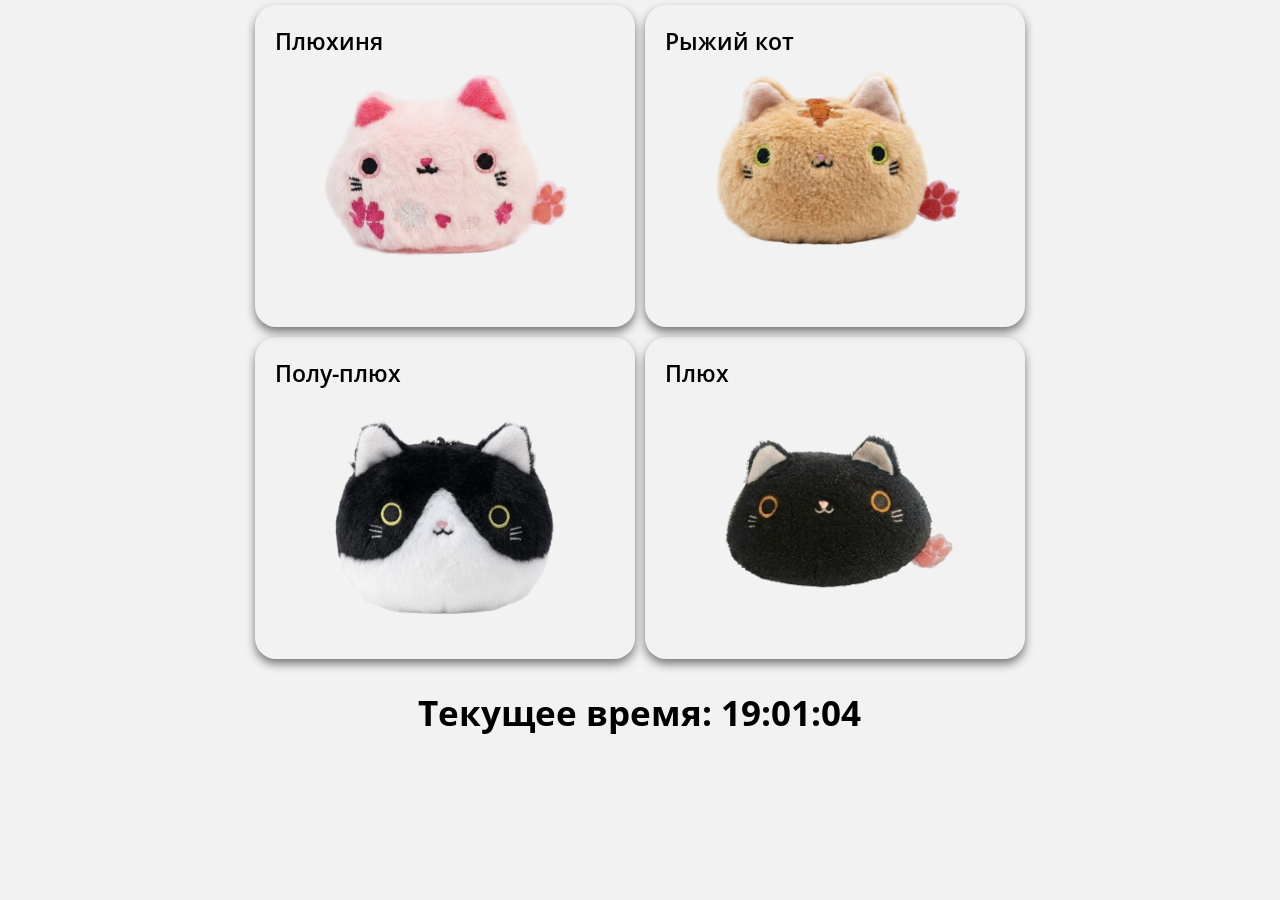
<file: index.html>
<!DOCTYPE html>
<html lang="ru">
<head>
    <meta charset="UTF-8">
    <meta name="viewport" content="width=device-width, initial-scale=1.0">

    <title>Плюх</title>
    <link rel="icon" href="plux-png.png">

    <link rel="stylesheet" href="index.css">
    <script src="script.js" defer></script>

    <link rel="preconnect" href="https://fonts.googleapis.com">
    <link rel="preconnect" href="https://fonts.gstatic.com" crossorigin>
    <link href="https://fonts.googleapis.com/css2?family=Open+Sans:ital,wght@0,300..800;1,300..800&display=swap" rel="stylesheet">
</head>
<body>
    <div class="pol home pol-home">

        <div class="E bat" role="button" tabindex="0" onclick="window.location.href='plux/'"><ok>Плюх</ok>
            <img class="I" src="plux/plux.png" alt="Плюх.png" width="250em">
        </div>

        <div class="B bat" role="button" tabindex="0" onclick="window.location.href='pluxin/'"><ok>Плюхиня</ok>
            <img class="I" src="pluxin/pluxin.png" alt="Плюх.png" width="250em">
        </div>
        <div class="C bat" role="button" tabindex="0" onclick="window.location.href='rizik/'"><ok>Рыжий кот</ok>
            <img class="I" src="rizik/rizik.png" alt="Плюх.png" width="250em">
        </div>

        <div class="D bat" role="button" tabindex="0" onclick="window.location.href='polu-plux/'"><ok>Полу-плюх</ok>
            <img class="I" src="polu-plux/polu-plux.png" alt="Плюх.png" width="250em">
        </div>

        <div id = 'часы' class="K"></div>
    </div>
</body>
</html>
</file>
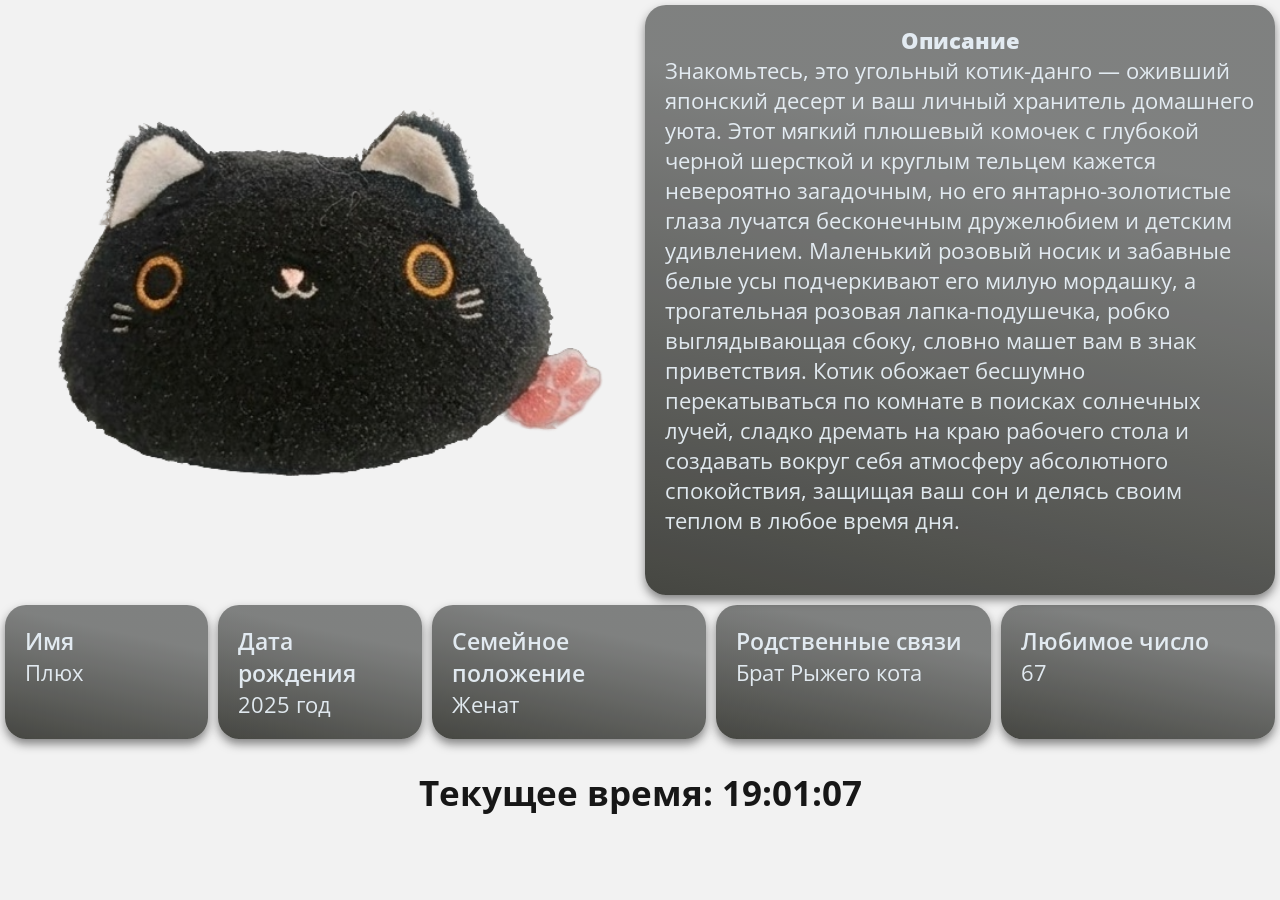
<file: plux/index.html>
<!DOCTYPE html>
<html lang="ru">
<head>
    <meta charset="UTF-8">
    <meta name="viewport" content="width=device-width, initial-scale=1.0">

    <title>Плюх</title>
    <link rel="icon" href="plux.png">

    <link rel="stylesheet" href="../index.css">
    <script src="../script.js" defer></script>

    <link rel="preconnect" href="https://fonts.googleapis.com">
    <link rel="preconnect" href="https://fonts.gstatic.com" crossorigin>
    <link href="https://fonts.googleapis.com/css2?family=Open+Sans:ital,wght@0,300..800;1,300..800&display=swap" rel="stylesheet">
</head>
<body>
    <div class="pol plux">

        <img class="I" src="plux.png" alt="Плюх.png" width="600em">

        <div class="A"><span>Информация</span></div>
        <div class="B"><ok>Имя</ok><br> Плюх</div>
        <div class="C"><ok>Дата рождения</ok><br> 2025 год</div>
        <div class="D bat" role="button" tabindex="0" onclick="window.location.href='../pluxin/'"><ok>Семейное положение</ok> <pere> <br> </pere>Женат</div>
        <div class="E bat" role="button" tabindex="0" onclick="window.location.href='../rizik/'"><ok>Родственные связи</ok><br> Брат Рыжего кота</div>
        <div class="F"><ok>Любимое число</ok><br> 67</div>

        <div class="G"><span>Описание</span>Знакомьтесь, это угольный котик-данго — оживший японский десерт и ваш личный хранитель домашнего уюта. Этот мягкий плюшевый комочек с глубокой черной шерсткой и круглым тельцем кажется невероятно загадочным, но его янтарно-золотистые глаза лучатся бесконечным дружелюбием и детским удивлением. Маленький розовый носик и забавные белые усы подчеркивают его милую мордашку, а трогательная розовая лапка-подушечка, робко выглядывающая сбоку, словно машет вам в знак приветствия. Котик обожает бесшумно перекатываться по комнате в поисках солнечных лучей, сладко дремать на краю рабочего стола и создавать вокруг себя атмосферу абсолютного спокойствия, защищая ваш сон и делясь своим теплом в любое время дня.<br></div>
        
        <div id = 'часы' class="K"></div>
    </div>
</body>
</html>
</file>
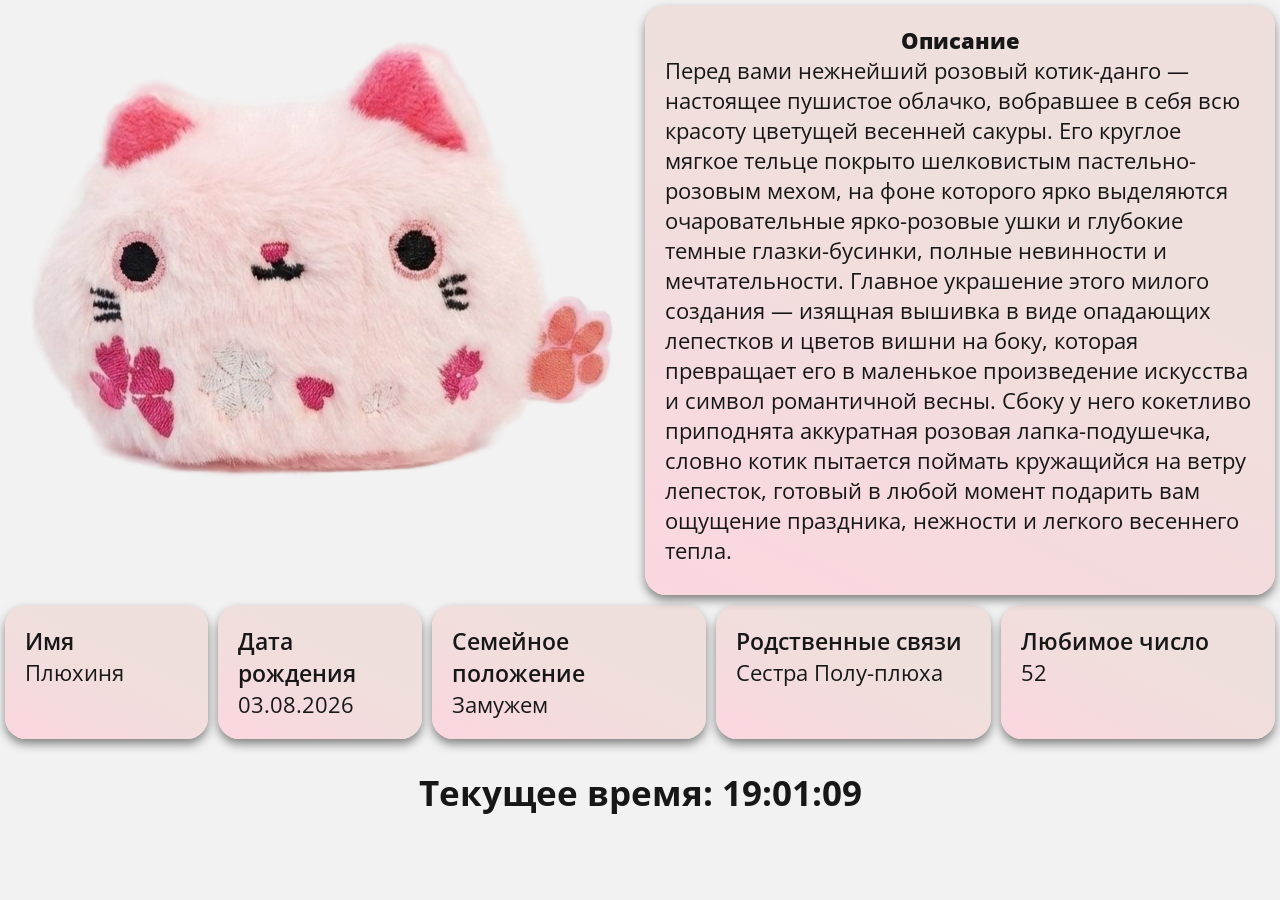
<file: pluxin/index.html>
<!DOCTYPE html>
<html lang="ru">
<head>
    <meta charset="UTF-8">
    <meta name="viewport" content="width=device-width, initial-scale=1.0">

    <title>Плюхиня</title>
    <link rel="icon" href="pluxin.png">

    <link rel="stylesheet" href="../index.css">
    <script src="../script.js" defer></script>

    <link rel="preconnect" href="https://fonts.googleapis.com">
    <link rel="preconnect" href="https://fonts.gstatic.com" crossorigin>
    <link href="https://fonts.googleapis.com/css2?family=Open+Sans:ital,wght@0,300..800;1,300..800&display=swap" rel="stylesheet">
</head>
<body>
    <div class="pol pluxin">

        <img class="I" src="pluxin.png" alt="Плюхиня.png" width="600em">

        <div class="A"><span>Информация</span></div>
        <div class="B"><ok>Имя</ok><br> Плюхиня</div>
        <div class="C"><ok>Дата рождения</ok><br> 03.08.2026</div>
        <div class="D bat" role="button" tabindex="0" onclick="window.location.href='../plux/'"><ok>Семейное положение</ok> <pere> <br> </pere>Замужем</div>
        <div class="E bat" role="button" tabindex="0" onclick="window.location.href='../polu-plux/'"><ok>Родственные связи</ok><br> Сестра Полу-плюха</div>
        <div class="F"><ok>Любимое число</ok><br> 52</div>

        <div class="G"><span>Описание</span>Перед вами нежнейший розовый котик-данго — настоящее пушистое облачко, вобравшее в себя всю красоту цветущей весенней сакуры. Его круглое мягкое тельце покрыто шелковистым пастельно-розовым мехом, на фоне которого ярко выделяются очаровательные ярко-розовые ушки и глубокие темные глазки-бусинки, полные невинности и мечтательности. Главное украшение этого милого создания — изящная вышивка в виде опадающих лепестков и цветов вишни на боку, которая превращает его в маленькое произведение искусства и символ романтичной весны. Сбоку у него кокетливо приподнята аккуратная розовая лапка-подушечка, словно котик пытается поймать кружащийся на ветру лепесток, готовый в любой момент подарить вам ощущение праздника, нежности и легкого весеннего тепла.<br></div>

        <div id = 'часы' class="K"></div>
    </div>
</body>
</html>
</file>
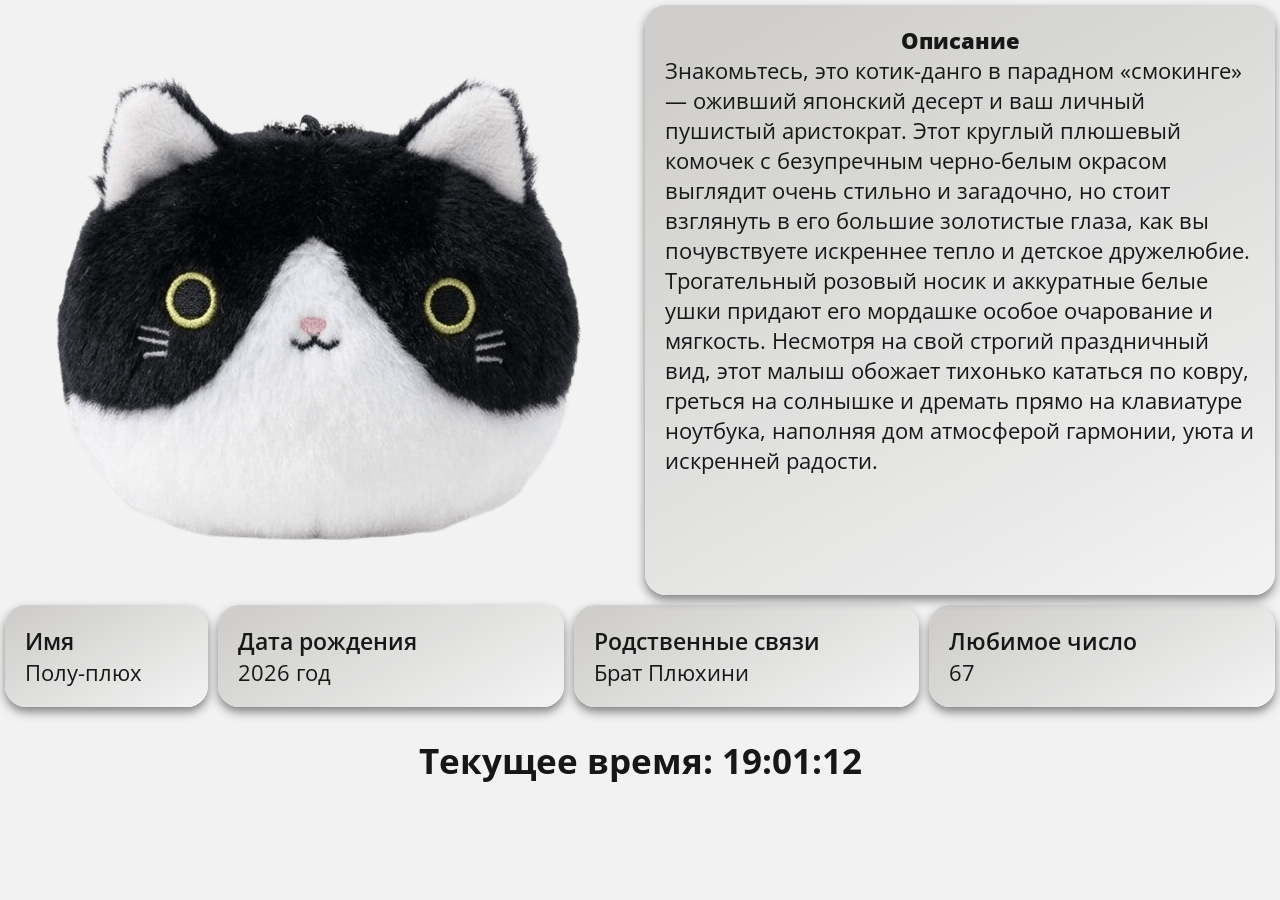
<file: polu-plux/index.html>
<!DOCTYPE html>
<html lang="ru">
<head>
    <meta charset="UTF-8">
    <meta name="viewport" content="width=device-width, initial-scale=1.0">

    <title>Полу-плюх</title>
    <link rel="icon" href="polu-plux.png">

    <link rel="stylesheet" href="../index.css">
    <script src="../script.js" defer></script>

    <link rel="preconnect" href="https://fonts.googleapis.com">
    <link rel="preconnect" href="https://fonts.gstatic.com" crossorigin>
    <link href="https://fonts.googleapis.com/css2?family=Open+Sans:ital,wght@0,300..800;1,300..800&display=swap" rel="stylesheet">
</head>
<body>
    <div class="pol polu-plux">

        <img class="I" src="polu-plux.png" alt="Полу-плюх.png" width="600em">

        <div class="A"><span>Информация</span></div>
        <div class="B"><ok>Имя</ok><br> Полу-плюх</div>
        <div class="C"><ok>Дата рождения</ok><br> 2026 год</div>
        <div class="E bat" role="button" tabindex="0" onclick="window.location.href='../pluxin/'"><ok>Родственные связи</ok><br> Брат Плюхини</div>
        <div class="F"><ok>Любимое число</ok><br> 67</div>

        <div class="G"><span>Описание</span>Знакомьтесь, это котик-данго в парадном «смокинге» — оживший японский десерт и ваш личный пушистый аристократ. Этот круглый плюшевый комочек с безупречным черно-белым окрасом выглядит очень стильно и загадочно, но стоит взглянуть в его большие золотистые глаза, как вы почувствуете искреннее тепло и детское дружелюбие. Трогательный розовый носик и аккуратные белые ушки придают его мордашке особое очарование и мягкость. Несмотря на свой строгий праздничный вид, этот малыш обожает тихонько кататься по ковру, греться на солнышке и дремать прямо на клавиатуре ноутбука, наполняя дом атмосферой гармонии, уюта и искренней радости.<br></div>

        <div id = 'часы' class="K"></div>
    </div>
</body>
</html>
</file>
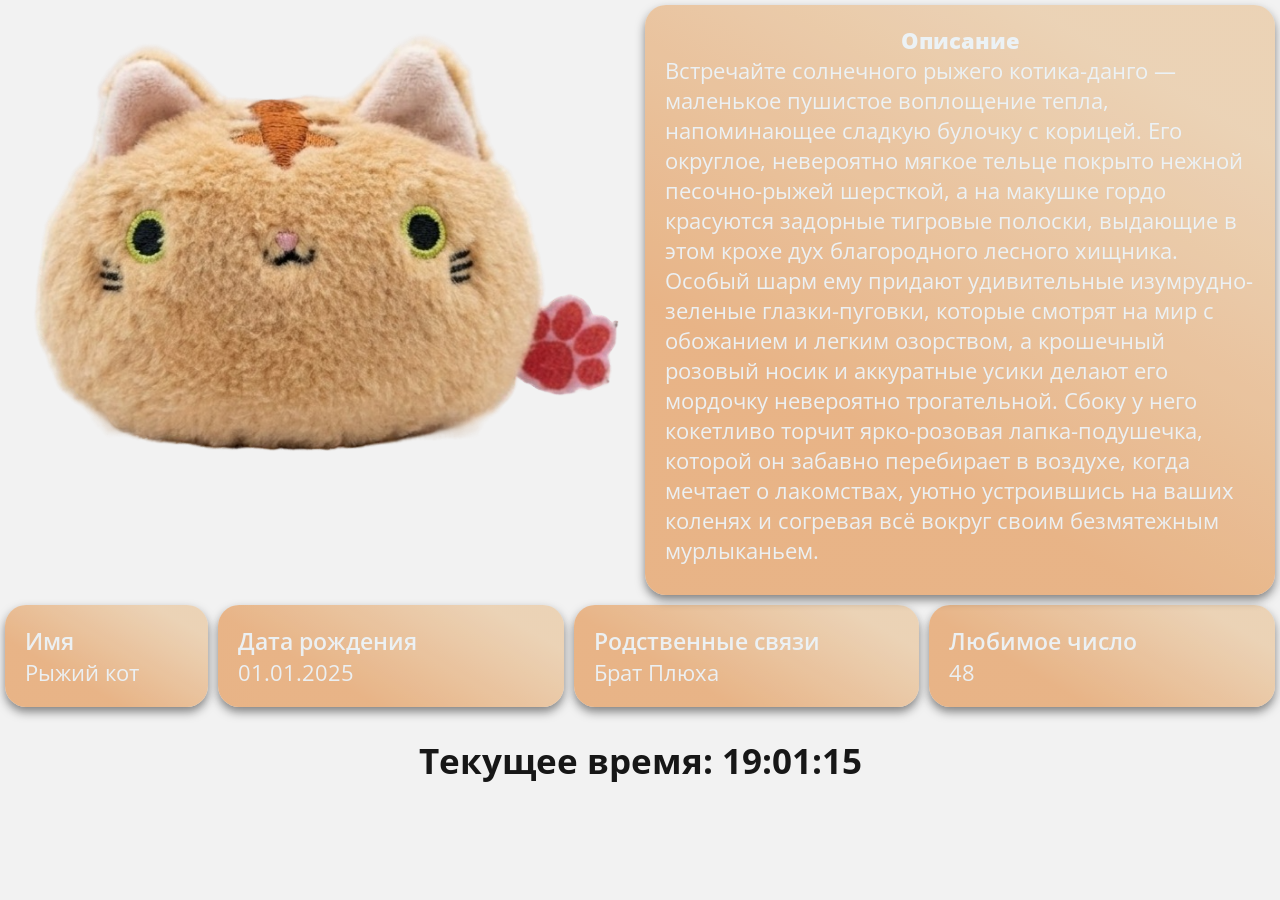
<file: rizik/index.html>
<!DOCTYPE html>
<html lang="ru">
<head>
    <meta charset="UTF-8">
    <meta name="viewport" content="width=device-width, initial-scale=1.0">

    <title>Рыжий кот</title>
    <link rel="icon" href="rizik.png">

    <link rel="stylesheet" href="../index.css">
    <script src="../script.js" defer></script>

    <link rel="preconnect" href="https://fonts.googleapis.com">
    <link rel="preconnect" href="https://fonts.gstatic.com" crossorigin>
    <link href="https://fonts.googleapis.com/css2?family=Open+Sans:ital,wght@0,300..800;1,300..800&display=swap" rel="stylesheet">
</head>
<body>
    <div class="pol rizik">

        <img class="I" src="rizik.png" alt="рыжий кот.png" width="600em">

        <div class="A"><span>Информация</span></div>
        <div class="B"><ok>Имя</ok><br> Рыжий кот</div>
        <div class="C"><ok>Дата рождения</ok><br> 01.01.2025</div>
        <div class="E bat" role="button" tabindex="0" onclick="window.location.href='../plux/'"><ok>Родственные связи</ok><br> Брат Плюха</div>
        <div class="F"><ok>Любимое число</ok><br> 48</div>

        <div class="G"><span>Описание</span>Встречайте солнечного рыжего котика-данго — маленькое пушистое воплощение тепла, напоминающее сладкую булочку с корицей. Его округлое, невероятно мягкое тельце покрыто нежной песочно-рыжей шерсткой, а на макушке гордо красуются задорные тигровые полоски, выдающие в этом крохе дух благородного лесного хищника. Особый шарм ему придают удивительные изумрудно-зеленые глазки-пуговки, которые смотрят на мир с обожанием и легким озорством, а крошечный розовый носик и аккуратные усики делают его мордочку невероятно трогательной. Сбоку у него кокетливо торчит ярко-розовая лапка-подушечка, которой он забавно перебирает в воздухе, когда мечтает о лакомствах, уютно устроившись на ваших коленях и согревая всё вокруг своим безмятежным мурлыканьем.<br></div>

        <div id = 'часы' class="K"></div>
    </div>
</body>
</html>
</file>
<file: index.css>
* {
    margin: 0;
    padding: 0;
}

body {
    background: rgb(242, 242, 242);
}

.pol div {

    border-radius: 21px;
    box-shadow: 0px 5px 10px 0px rgba(0, 0, 0, 0.5);

    font-size: 15px;
    color: rgb(0, 0, 0);
    font-family: "Open Sans", sans-serif;
    padding: 20px;
    margin-bottom: 5px;
    margin-left: 5px;
    margin-right: 5px;
    margin-top: 5px;
}

#часы {
    text-align: center;
    font-size: 35px;
    font-weight: 700;
    background: none;
    border: none;
    box-shadow: none;
    color: rgb(0, 0, 0);
}

div span {
    text-align: center;
    display: block;
    font-weight: 800;
}

div ok {
    font-size: 16px;
    font-weight: 600;
}

img {
    opacity: 1;
    margin: 0 auto;
    display: block;
    max-width: 100%;
}


/* кнопки*/
.bat {
    transition: transform 0.2s ease-in-out;
}
.bat:hover {
  transform: scale(1.01);
  cursor: pointer;
}

.A { grid-area: a; }
.B { grid-area: b; }
.C { grid-area: c; }
.D { grid-area: d; }
.E { grid-area: e; }
.F { grid-area: f; }
.G { grid-area: g; }
.I { grid-area: i; }
.K { grid-area: k; }

@media (max-width: 480px) {
    .pol {
        display: grid;
        grid-template-columns: 1fr 1fr 1fr 1fr 1fr 1fr;
    }

    .D pere {
        display: none;
    }

    .plux {
        grid-template-areas:
        "i i i i i i" 
        "a a a a a a"
        "b b e e e e"
        "c c c f f f"
        "d d d d d d"
        "g g g g g g"
        "k k k k k k";
    }

    .pluxin {
        grid-template-areas:
        "i i i i i i"
        "a a a a a a"
        "b b e e e e"
        "c c c f f f"
        "d d d d d d"
        "g g g g g g"
        "k k k k k k";
    }

    .rizik {
        grid-template-areas:
        "i i i i i i"
        "a a a a a a"
        "b b e e e e"
        "c c c f f f"
        "g g g g g g"
        "k k k k k k";
    }

    .polu-plux {
        grid-template-areas:
        "i i i i i i"
        "a a a a a a"
        "b b e e e e"
        "c c c f f f"
        "g g g g g g"
        "k k k k k k";
    }
    .home {
        grid-template-areas:
        "b b b c c c" 
        "d d d e e e"
        "k k k k k k";
    }
}

@media (min-width: 900px) {
    .pol {
        display: grid;
        grid-template-columns: 1fr 1fr 1fr 1fr 1fr 1fr 1fr 1fr 1fr 1fr 1fr 1fr 1fr 1fr 1fr 1fr 1fr 1fr;
    }

    .pol div {
        font-size: 22px;
    }

    div ok {
    font-size: 23px;
    }

    .A {
        display: none;
    }

    .pol-home {
        padding: 0px 250px 0px 250px;
    }

    #часы::before{
        content: 'Текущее время: ';
    }

    .plux {
        grid-template-areas:
        "i i i i i i i i i g g g g g g g g g"
        "i i i i i i i i i g g g g g g g g g"
        "i i i i i i i i i g g g g g g g g g"
        "i i i i i i i i i g g g g g g g g g"
        "i i i i i i i i i g g g g g g g g g"
        "i i i i i i i i i g g g g g g g g g"
        "i i i i i i i i i g g g g g g g g g"
        "i i i i i i i i i g g g g g g g g g"
        "i i i i i i i i i g g g g g g g g g"
        "b b b c c c d d d d e e e e f f f f"
        "k k k k k k k k k k k k k k k k k k";
    }

    .pluxin {
        grid-template-areas:
        "i i i i i i i i i g g g g g g g g g"
        "i i i i i i i i i g g g g g g g g g"
        "i i i i i i i i i g g g g g g g g g"
        "i i i i i i i i i g g g g g g g g g"
        "i i i i i i i i i g g g g g g g g g"
        "i i i i i i i i i g g g g g g g g g"
        "i i i i i i i i i g g g g g g g g g"
        "i i i i i i i i i g g g g g g g g g"
        "i i i i i i i i i g g g g g g g g g"
        "b b b c c c d d d d e e e e f f f f"
        "k k k k k k k k k k k k k k k k k k";
    }

    .rizik {
        grid-template-areas:
        "i i i i i i i i i g g g g g g g g g"
        "i i i i i i i i i g g g g g g g g g"
        "i i i i i i i i i g g g g g g g g g"
        "i i i i i i i i i g g g g g g g g g"
        "i i i i i i i i i g g g g g g g g g"
        "i i i i i i i i i g g g g g g g g g"
        "i i i i i i i i i g g g g g g g g g"
        "i i i i i i i i i g g g g g g g g g"
        "i i i i i i i i i g g g g g g g g g"
        "b b b c c c c c e e e e e f f f f f"
        "k k k k k k k k k k k k k k k k k k";
    }

    .polu-plux {
        grid-template-areas:
        "i i i i i i i i i g g g g g g g g g"
        "i i i i i i i i i g g g g g g g g g"
        "i i i i i i i i i g g g g g g g g g"
        "i i i i i i i i i g g g g g g g g g"
        "i i i i i i i i i g g g g g g g g g"
        "i i i i i i i i i g g g g g g g g g"
        "i i i i i i i i i g g g g g g g g g"
        "i i i i i i i i i g g g g g g g g g"
        "i i i i i i i i i g g g g g g g g g"
        "b b b c c c c c e e e e e f f f f f"
        "k k k k k k k k k k k k k k k k k k";
    }

    .home {
        grid-template-areas:
        "b b b b b b b b b c c c c c c c c c" 
        "d d d d d d d d d e e e e e e e e e"
        "k k k k k k k k k k k k k k k k k k";
    }
}

.plux div {
    /*background: #545857;*/
    background: linear-gradient(12deg, #11120cd8 0%, #545655cd 74%);
    color: rgba(236, 245, 253, 0.921);
    opacity: 90%;
}

.pluxin div {
    /*background: #F097A8;*/
    background: linear-gradient(25deg, #ffccd6c4 0%, #eed6d2bd 61%);
    opacity: 90%;
}

.rizik div {
    /*background: #CDA077;*/
    background: linear-gradient(30deg, #e6a369dc 31%, #e9c59bc2 85%);
    color: rgba(236, 245, 253, 0.921);
    opacity: 90%;
}

.polu-plux div {
    /*background: #CDA077;69786*/
    background: linear-gradient(151deg, rgb(204, 203, 200) 8%, rgb(242, 242, 242) 96%);
    opacity: 90%;
}
</file>
